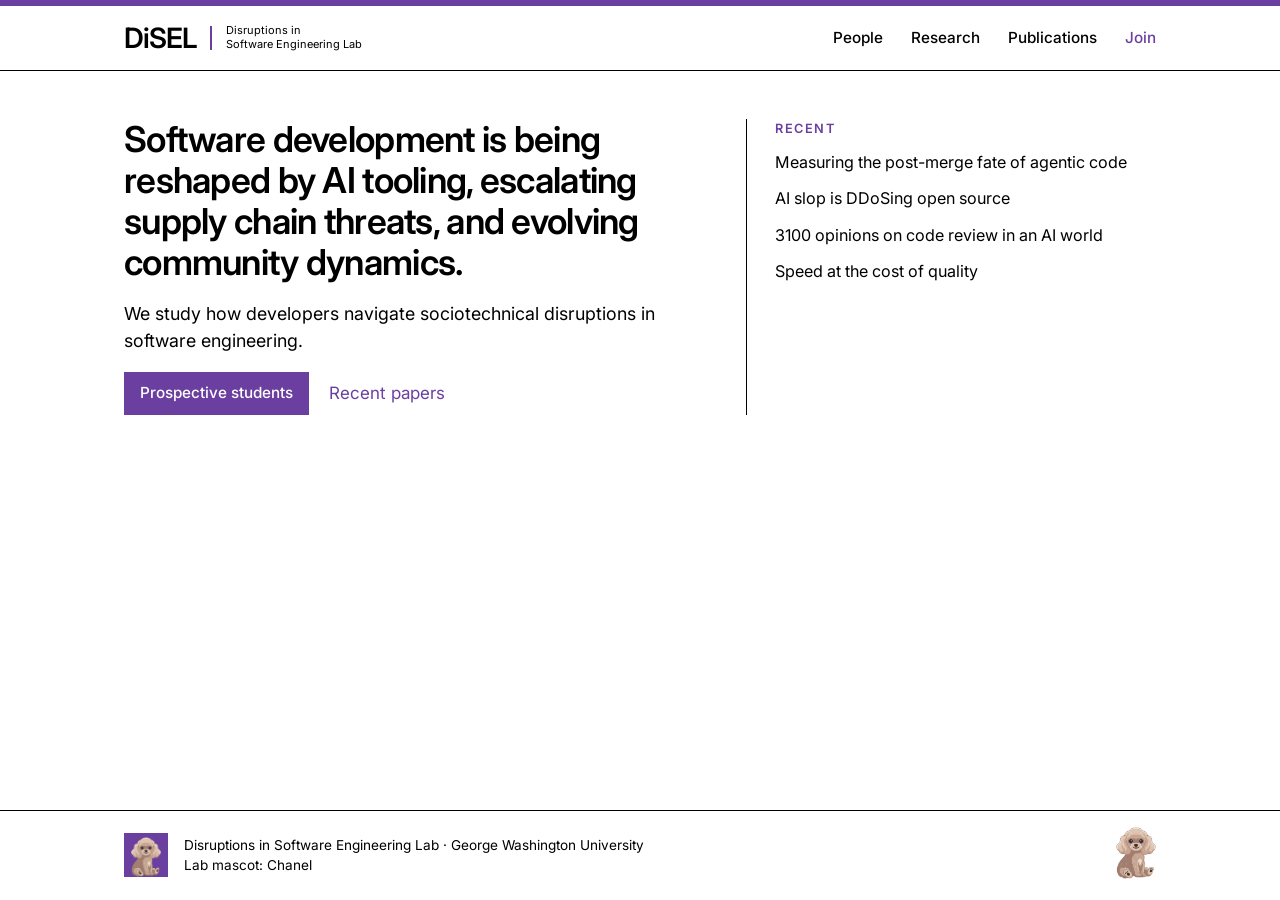
<file: index.html>
<!doctype html>
<html lang="en">
<head>
<meta charset="utf-8">
<meta name="viewport" content="width=device-width, initial-scale=1">
<title>DiSEL · Disruptions in Software Engineering Lab</title>
<meta name="description" content="DiSEL studies what disruptions like AI tooling, supply chain fragility, and changing maintainer communities do to real software projects and the people who maintain them. George Washington University.">
<link rel="icon" href="assets/favicon.svg" type="image/svg+xml">
<link rel="preconnect" href="https://fonts.googleapis.com">
<link href="https://fonts.googleapis.com/css2?family=Inter:wght@400;500;600&display=swap" rel="stylesheet">
<link rel="stylesheet" href="style.css">
</head>
<body>
<div class="edge"></div>
<header>
  <div class="header-inner">
    <a class="lockup" href="index.html">
      <span class="wordmark">DiSEL</span>
      <span class="divider"></span>
      <span class="fullname">Disruptions in<br>Software Engineering Lab</span>
    </a>
    <nav>
      <a href="people.html">People</a>
      <a href="research.html">Research</a>
      <a href="publications.html">Publications</a>
      <a class="join" href="join.html">Join</a>
    </nav>
  </div>
</header>

<main>
  <div class="hero">
    <div>
      <h1>Software development is being reshaped by AI tooling, escalating supply chain threats, and evolving community dynamics.</h1>
      <p class="lede">We study how developers navigate sociotechnical disruptions in software engineering.</p>
      <div class="actions">
        <a class="button" href="join.html">Prospective students</a>
        <a href="publications.html">Recent papers</a>
      </div>
    </div>
    <aside class="side">
      <div class="label">Recent</div>
      <ul>
        <li><a href="papers/DoTheseViolentDelightsHaveViolentEnds_MeasuringthePostMergeFateofAgenticCode.pdf" target="_blank" rel="noopener">Measuring the post-merge fate of agentic code</a></li>
        <li><a href="papers/AI_Slop_Is_DDoSing_OpenSource.pdf" target="_blank" rel="noopener">AI slop is DDoSing open source</a></li>
        <li><a href="papers/3100_Opinions_on_Code_Review_in_an_AI_World_Building_Causal_Theory_from_Practitioner_Discourse.pdf" target="_blank" rel="noopener">3100 opinions on code review in an AI world</a></li>
        <li><a href="papers/SpeedAtTheCostofQuality_TheImpactofLLMAgentAssistantonSoftwareDevelopment.pdf" target="_blank" rel="noopener">Speed at the cost of quality</a></li>
      </ul>
    </aside>
  </div>
</main>

<footer>
  <div class="footer-inner">
    <div class="footer-left">
      <div class="tile"><img src="assets/chanel.png" alt=""></div>
      <div>Disruptions in Software Engineering Lab · George Washington University<br>Lab mascot: Chanel</div>
    </div>
    <div class="footer-right"><img src="assets/chanel.png" alt="Chanel, a toy poodle"></div>
  </div>
</footer>
</body>
</html>
</file>
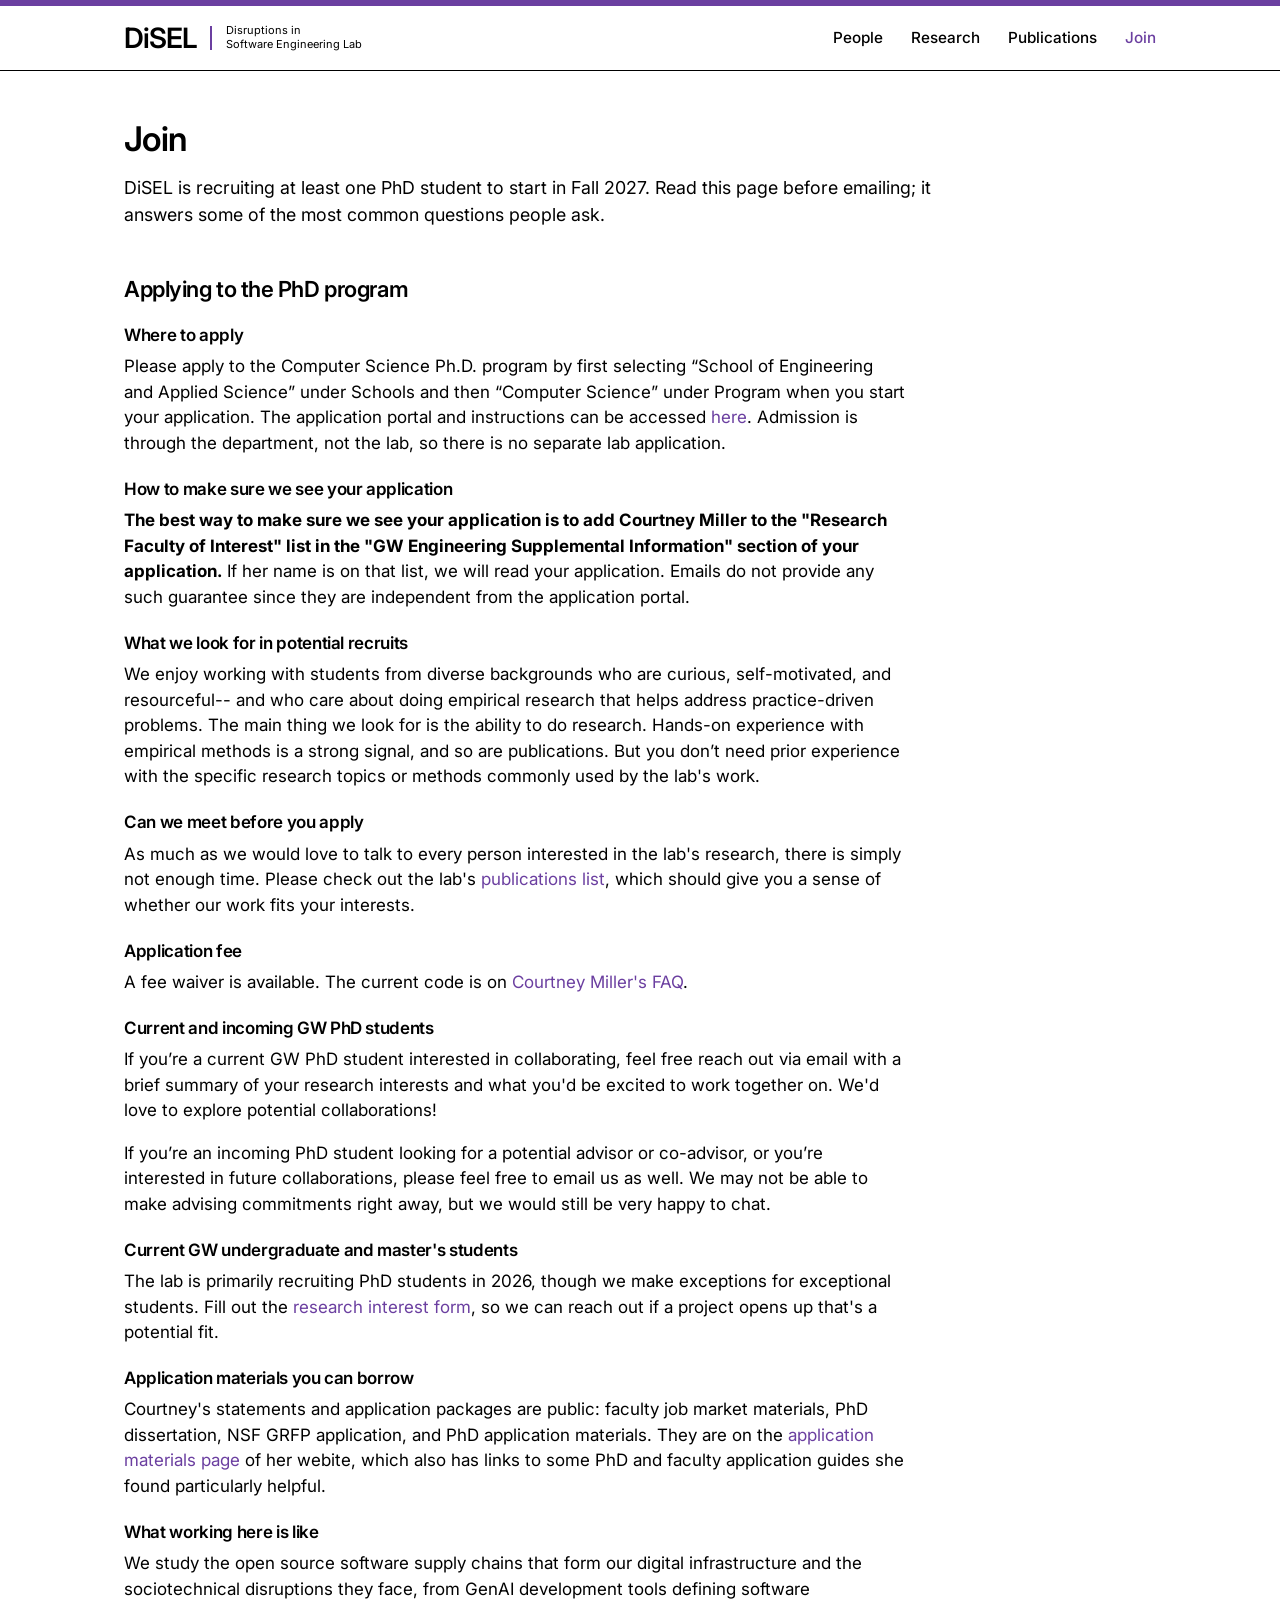
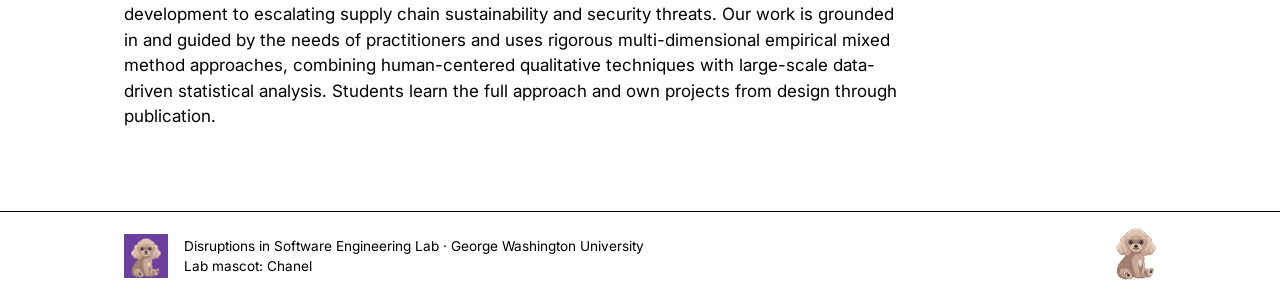
<file: join.html>
<!doctype html>
<html lang="en">
<head>
<meta charset="utf-8">
<meta name="viewport" content="width=device-width, initial-scale=1">
<title>Join · DiSEL</title>
<link rel="icon" href="assets/favicon.svg" type="image/svg+xml">
<link rel="preconnect" href="https://fonts.googleapis.com">
<link href="https://fonts.googleapis.com/css2?family=Inter:wght@400;500;600&display=swap" rel="stylesheet">
<link rel="stylesheet" href="style.css">
</head>
<body>
<div class="edge"></div>
<header>
  <div class="header-inner">
    <a class="lockup" href="index.html">
      <span class="wordmark">DiSEL</span>
      <span class="divider"></span>
      <span class="fullname">Disruptions in<br>Software Engineering Lab</span>
    </a>
    <nav>
      <a href="people.html">People</a>
      <a href="research.html">Research</a>
      <a href="publications.html">Publications</a>
      <a class="join active" href="join.html">Join</a>
    </nav>
  </div>
</header>

<main class="faq">
  <h1>Join</h1>
  <p class="lede">DiSEL is recruiting at least one PhD student to start in Fall 2027. Read this page before emailing; it answers some of the most common questions people ask.</p>

  <h2>Applying to the PhD program</h2>

  <h3>Where to apply</h3>
  <p>Please apply to the Computer Science Ph.D. program by first selecting “School of Engineering and Applied Science” under Schools and then “Computer Science” under Program when you start your application. The application portal and instructions can be accessed <a href="https://graduate.engineering.gwu.edu/admissions-requirements" target="_blank">here</a>. Admission is through the department, not the lab, so there is no separate lab application.</p>

  <h3>How to make sure we see your application</h3>
  <p> <b>The best way to make sure we see your application is to add Courtney Miller to the "Research Faculty of Interest" list in the "GW Engineering Supplemental Information" section of your application.</b> If her name is on that list, we will read your application. Emails do not provide any such guarantee since they are independent from the application portal.</p>

  <h3>What we look for in potential recruits</h3>
  <p>We enjoy working with students from diverse backgrounds who are curious, self-motivated, and resourceful-- and who care about doing empirical research that helps address practice-driven problems. The main thing we look for is the ability to do research. Hands-on experience with empirical methods is a strong signal, and so are publications. But you don’t need prior experience with the specific research topics or methods commonly used by the lab's work.</p>


  <h3>Can we meet before you apply</h3>
  <p> As much as we would love to talk to every person interested in the lab's research, there is simply not enough time. Please check out the lab's <a href="publications.html">publications list</a>, which should give you a sense of whether our work fits your interests.</p>

  <h3>Application fee</h3>
  <p>A fee waiver is available. The current code is on <a href="https://courtney-e-miller.github.io/faq.html" target="_blank" rel="noopener">Courtney Miller's FAQ</a>.</p>


  <h3>Current and incoming GW PhD students</h3>
  <p>If you’re a current GW PhD student interested in collaborating, feel free reach out via email with a brief summary of your research interests and what you'd be excited to work together on. We'd love to explore potential collaborations!</p>

  <p>If you’re an incoming PhD student looking for a potential advisor or co-advisor, or you’re interested in future collaborations, please feel free to email us as well. We may not be able to make advising commitments right away, but we would still be very happy to chat.</p>

  <h3>Current GW undergraduate and master's students</h3>
  <p>The lab is primarily recruiting PhD students in 2026, though we make exceptions for exceptional students. Fill out the <a href="https://forms.gle/jEtgPU3ZmJjNEu3a9" target="_blank" rel="noopener">research interest form</a>, so we can reach out if a project opens up that's a potential fit.</p>

  <h3>Application materials you can borrow</h3>
  <p>Courtney's statements and application packages are public: faculty job market materials, PhD dissertation, NSF GRFP application, and PhD application materials. They are on the <a href="https://courtney-e-miller.github.io/applicationMaterials.html" target="_blank" rel="noopener">application materials page</a> of her webite, which also has links to some PhD and faculty application guides she found particularly helpful.</p>

  <h3>What working here is like</h3>
  <p>We study the open source software supply chains that form our digital infrastructure and the sociotechnical disruptions they face, from GenAI development tools defining software development to escalating supply chain sustainability and security threats. Our work is grounded in and guided by the needs of practitioners and uses rigorous multi-dimensional empirical mixed method approaches, combining human-centered qualitative techniques with large-scale data-driven statistical analysis. Students learn the full approach and own projects from design through publication.</p>
</main>

<footer>
  <div class="footer-inner">
    <div class="footer-left">
      <div class="tile"><img src="assets/chanel.png" alt=""></div>
      <div>Disruptions in Software Engineering Lab · George Washington University<br>Lab mascot: Chanel</div>
    </div>
    <div class="footer-right"><img src="assets/chanel.png" alt=""></div>
  </div>
</footer>
</body>
</html>
</file>
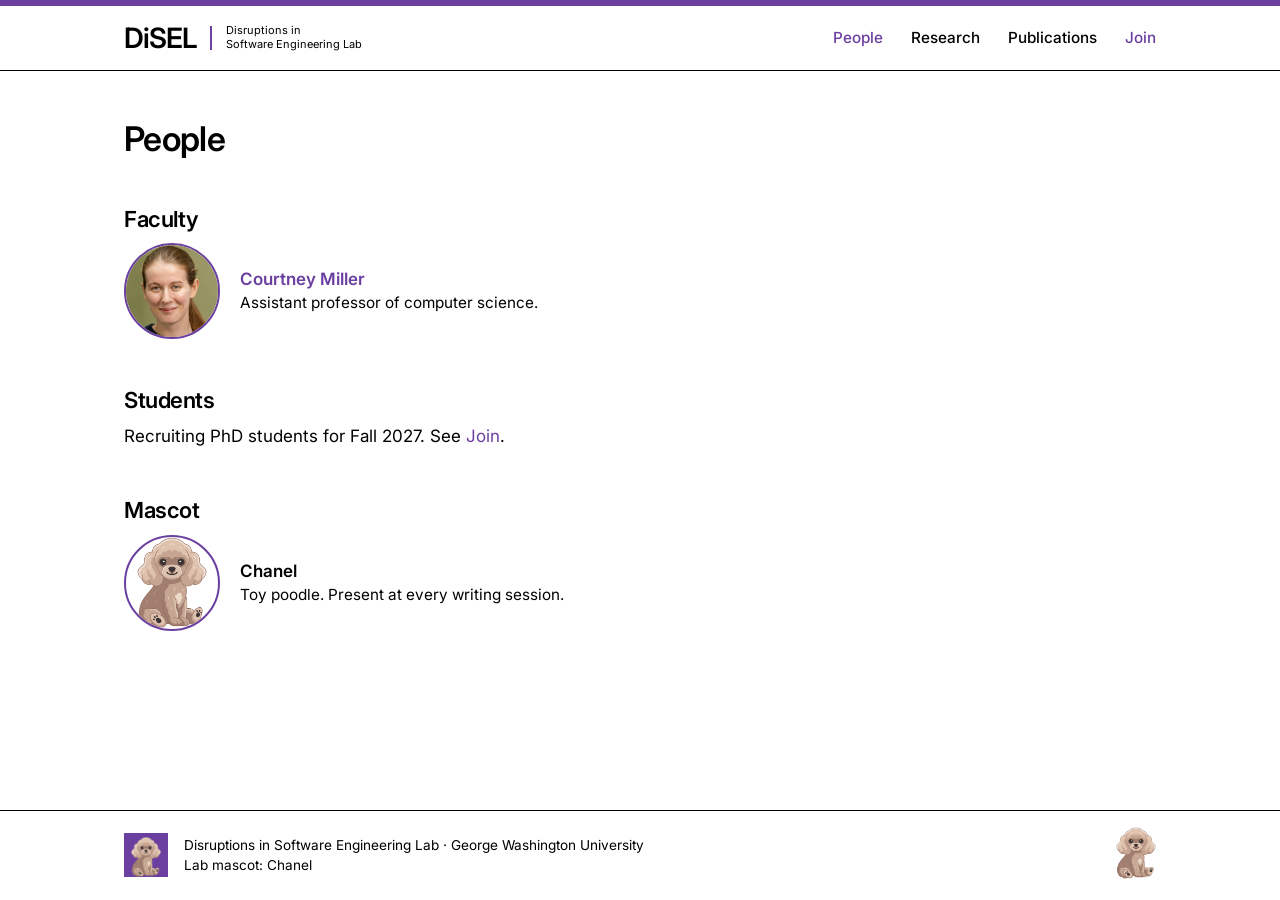
<file: people.html>
<!doctype html>
<html lang="en">
<head>
<meta charset="utf-8">
<meta name="viewport" content="width=device-width, initial-scale=1">
<title>People · DiSEL</title>
<link rel="icon" href="assets/favicon.svg" type="image/svg+xml">
<link rel="preconnect" href="https://fonts.googleapis.com">
<link href="https://fonts.googleapis.com/css2?family=Inter:wght@400;500;600&display=swap" rel="stylesheet">
<link rel="stylesheet" href="style.css">
</head>
<body>
<div class="edge"></div>
<header>
  <div class="header-inner">
    <a class="lockup" href="index.html">
      <span class="wordmark">DiSEL</span>
      <span class="divider"></span>
      <span class="fullname">Disruptions in<br>Software Engineering Lab</span>
    </a>
    <nav>
      <a class="active" href="people.html">People</a>
      <a href="research.html">Research</a>
      <a href="publications.html">Publications</a>
      <a class="join" href="join.html">Join</a>
    </nav>
  </div>
</header>

<main>
  <h1>People</h1>

  <h2>Faculty</h2>
  <div class="person">
    <img src="assets/headshot.jpg" alt="">
    <div>
      <div class="name"><a href="https://courtney-e-miller.github.io/" target="_blank" rel="noopener">Courtney Miller</a></div>
      <div class="role">Assistant professor of computer science.</div>
    </div>
  </div>

  <h2>Students</h2>
  <p>Recruiting PhD students for Fall 2027. See <a href="join.html">Join</a>.</p>
  <!-- Copy a .person block above for each student. Photos go in assets/. -->

  <h2>Mascot</h2>
  <div class="person">
    <img src="assets/chanel.png" alt="Chanel, a toy poodle" style="object-fit: contain;">
    <div>
      <div class="name">Chanel</div>
      <div class="role">Toy poodle. Present at every writing session.</div>
    </div>
  </div>
</main>

<footer>
  <div class="footer-inner">
    <div class="footer-left">
      <div class="tile"><img src="assets/chanel.png" alt=""></div>
      <div>Disruptions in Software Engineering Lab · George Washington University<br>Lab mascot: Chanel</div>
    </div>
    <div class="footer-right"><img src="assets/chanel.png" alt=""></div>
  </div>
</footer>
</body>
</html>
</file>
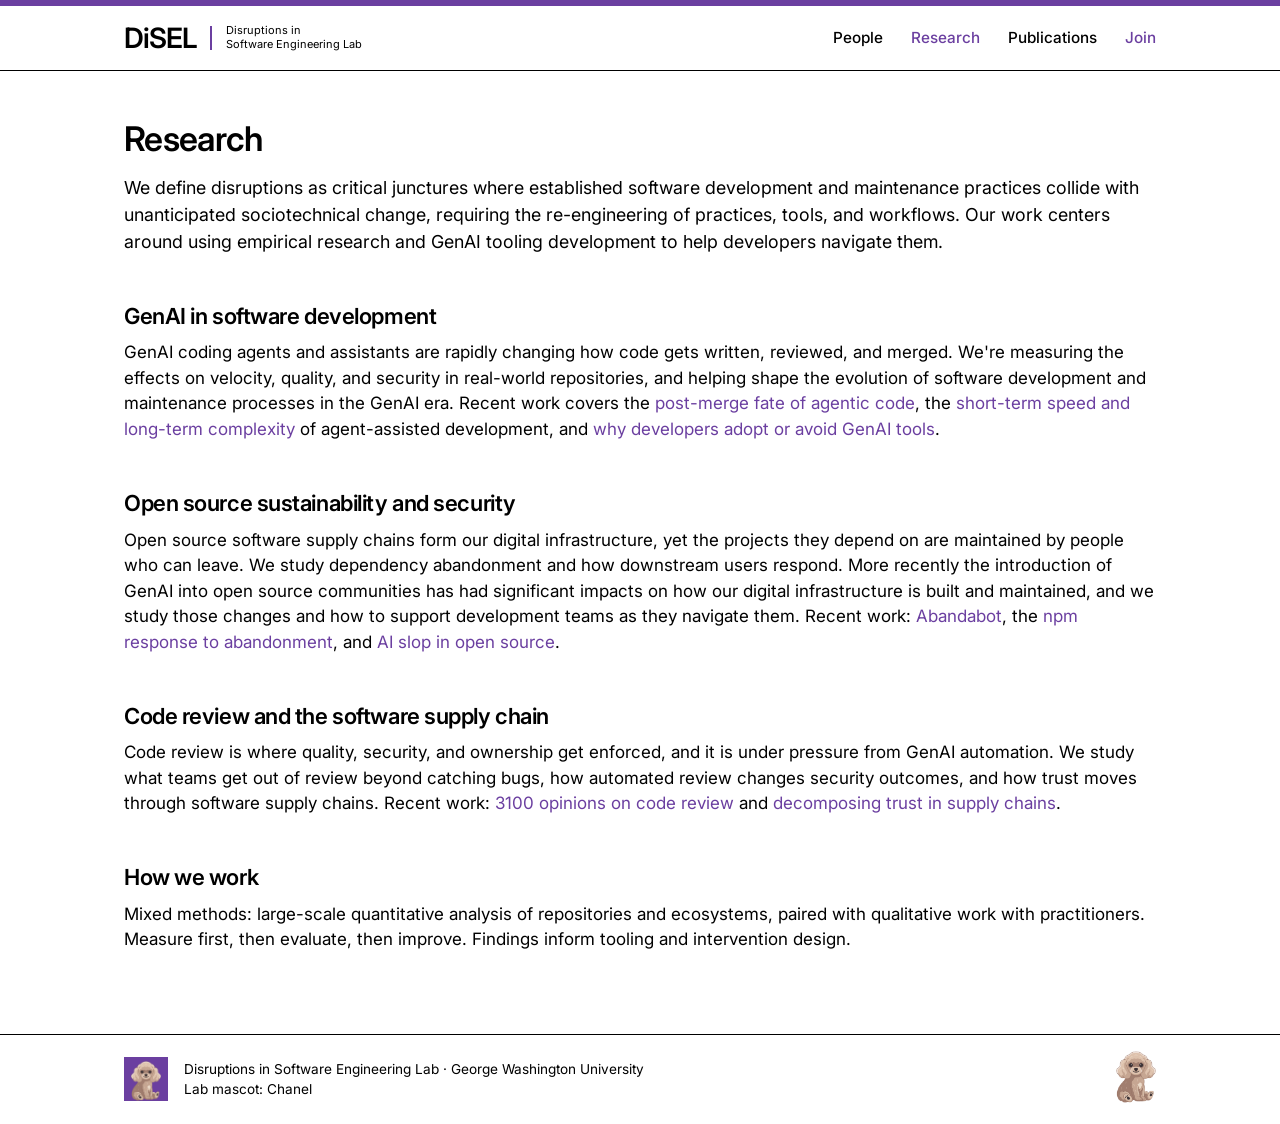
<file: research.html>
<!doctype html>
<html lang="en">
<head>
<meta charset="utf-8">
<meta name="viewport" content="width=device-width, initial-scale=1">
<title>Research · DiSEL</title>
<link rel="icon" href="assets/favicon.svg" type="image/svg+xml">
<link rel="preconnect" href="https://fonts.googleapis.com">
<link href="https://fonts.googleapis.com/css2?family=Inter:wght@400;500;600&display=swap" rel="stylesheet">
<link rel="stylesheet" href="style.css">
</head>
<body>
<div class="edge"></div>
<header>
  <div class="header-inner">
    <a class="lockup" href="index.html">
      <span class="wordmark">DiSEL</span>
      <span class="divider"></span>
      <span class="fullname">Disruptions in<br>Software Engineering Lab</span>
    </a>
    <nav>
      <a href="people.html">People</a>
      <a class="active" href="research.html">Research</a>
      <a href="publications.html">Publications</a>
      <a class="join" href="join.html">Join</a>
    </nav>
  </div>
</header>

<main>
  <h1>Research</h1>
  <p class="lede">We define disruptions as critical junctures where established software development and maintenance practices collide with unanticipated sociotechnical change, requiring the re-engineering of practices, tools, and workflows. Our work centers around using empirical research and GenAI tooling development to help developers navigate them.</p>

  <h2>GenAI in software development</h2>
  <p>GenAI coding agents and assistants are rapidly changing how code gets written, reviewed, and merged. We're measuring the effects on velocity, quality, and security in real-world repositories, and helping shape the evolution of software development and maintenance processes in the GenAI era. Recent work covers the <a href="https://courtney-e-miller.github.io/projects/dtvdhve.html" target="_blank" rel="noopener">post-merge fate of agentic code</a>, the <a href="https://courtney-e-miller.github.io/papers/SpeedAtTheCostofQuality_TheImpactofLLMAgentAssistantonSoftwareDevelopment.pdf" target="_blank" rel="noopener">short-term speed and long-term complexity</a> of agent-assisted development, and <a href="https://courtney-e-miller.github.io/projects/mwnsme.html" target="_blank" rel="noopener">why developers adopt or avoid GenAI tools</a>.</p>

  <h2>Open source sustainability and security</h2>
  <p> Open source software supply chains form our digital infrastructure, yet the projects they depend on are maintained by people who can leave. We study dependency abandonment and how downstream users respond. More recently the introduction of GenAI into open source communities has had significant impacts on how our digital infrastructure is built and maintained, and we study those changes and how to support development teams as they navigate them. Recent work: <a href="https://courtney-e-miller.github.io/projects/dawdosdam.html" target="_blank" rel="noopener">Abandabot</a>, the <a href="https://courtney-e-miller.github.io/projects/utrtosda.html" target="_blank" rel="noopener">npm response to abandonment</a>, and <a href="https://courtney-e-miller.github.io/papers/AI_Slop_Is_DDoSing_OpenSource.pdf" target="_blank" rel="noopener">AI slop in open source</a>.</p>

  <h2>Code review and the software supply chain</h2>
  <p>Code review is where quality, security, and ownership get enforced, and it is under pressure from GenAI automation. We study what teams get out of review beyond catching bugs, how automated review changes security outcomes, and how trust moves through software supply chains. Recent work: <a href="https://courtney-e-miller.github.io/papers/3100_Opinions_on_Code_Review_in_an_AI_World_Building_Causal_Theory_from_Practitioner_Discourse.pdf" target="_blank" rel="noopener">3100 opinions on code review</a> and <a href="https://courtney-e-miller.github.io/papers/DecomposingAndMeasuringTrustInOSSSupplyChains.pdf" target="_blank" rel="noopener">decomposing trust in supply chains</a>.</p>

  <h2>How we work</h2>
  <p>Mixed methods: large-scale quantitative analysis of repositories and ecosystems, paired with qualitative work with practitioners. Measure first, then evaluate, then improve. Findings inform tooling and intervention design.</p>
</main>

<footer>
  <div class="footer-inner">
    <div class="footer-left">
      <div class="tile"><img src="assets/chanel.png" alt=""></div>
      <div>Disruptions in Software Engineering Lab · George Washington University<br>Lab mascot: Chanel</div>
    </div>
    <div class="footer-right"><img src="assets/chanel.png" alt=""></div>
  </div>
</footer>
</body>
</html>
</file>
<file: style.css>
/* DiSEL site. One file. Change the accent here and it changes everywhere. */
:root {
  --ink: #000000;
  --paper: #FFFFFF;
  --accent: #6B3FA0;      /* amethyst */
  --accent-dark: #9A6BD1; /* only on black backgrounds */
  --max: 1080px;
}

* { box-sizing: border-box; }
html { font-size: 17px; }
body {
  margin: 0;
  font-family: "Inter", system-ui, -apple-system, "Segoe UI", Helvetica, Arial, sans-serif;
  color: var(--ink);
  background: var(--paper);
  line-height: 1.5;
  min-height: 100vh; display: flex; flex-direction: column;
}
main { flex: 1 0 auto; width: 100%; }
a { color: var(--accent); text-decoration: none; }
a:hover { text-decoration: underline; }
h1, h2, h3 { line-height: 1.15; letter-spacing: -0.02em; margin: 0 0 0.5em; }
h1 { font-size: 2rem; font-weight: 600; }
h2 { font-size: 1.3rem; font-weight: 600; margin-top: 2.2em; }
h3 { font-size: 1rem; font-weight: 600; margin-top: 1.6em; }
p { margin: 0 0 1em; }
ul { padding-left: 1.2em; }

/* page edge */
.edge { height: 6px; background: var(--accent); }

/* header */
header {
  border-bottom: 1px solid var(--ink);
}
.header-inner {
  max-width: var(--max); margin: 0 auto; padding: 18px 24px;
  display: flex; align-items: center; justify-content: space-between; gap: 24px; flex-wrap: wrap;
}
.lockup { display: flex; align-items: center; gap: 14px; color: var(--ink); }
.lockup:hover { text-decoration: none; }
.wordmark { font-weight: 600; font-size: 28px; line-height: 1; letter-spacing: -0.035em; }
.divider { width: 2px; height: 24px; background: var(--accent); }
.fullname { font-size: 11px; line-height: 1.25; }
nav { display: flex; gap: 28px; font-weight: 500; font-size: 0.9rem; flex-wrap: wrap; }
nav a { color: var(--ink); }
nav a.active, nav a.join { color: var(--accent); }

/* content */
main { max-width: var(--max); margin: 0 auto; padding: 48px 24px 64px; }
.hero { display: grid; grid-template-columns: 1.4fr 1fr; gap: 48px; }
.hero h1 { font-size: 2.1rem; }
.lede { font-size: 1.05rem }
.actions { display: flex; gap: 20px; align-items: center; margin-top: 8px; }
.button {
  display: inline-block; background: var(--accent); color: #fff; font-weight: 500;
  padding: 10px 16px; font-size: 0.9rem;
}
.button:hover { text-decoration: none; opacity: 0.92; }
.side { border-left: 1px solid var(--ink); padding-left: 28px; }
.label { font-weight: 600; font-size: 0.75rem; letter-spacing: 0.12em; text-transform: uppercase; color: var(--accent); margin-bottom: 12px; }
.side ul { list-style: none; padding: 0; margin: 0; }
.side li { margin-bottom: 12px; font-size: 0.95rem; }
.side li a { color: var(--ink); }

/* publications */
.pub { margin-bottom: 28px; max-width: 46em; }
.pub .title { font-weight: 600; }
.pub .meta { font-size: 0.9rem; }
.pub .links { font-size: 0.9rem; }
.pub .links a + a::before { content: " · "; color: var(--ink); }

/* people */
.person { display: flex; gap: 20px; align-items: center; margin-bottom: 28px; max-width: 46em; }
.person img {
  width: 96px; height: 96px; object-fit: cover; flex: none;
  border-radius: 50%;
  border: 2px solid var(--accent);
  background: #fff;
}
.person .name { font-weight: 600; }
.person .role { font-size: 0.9rem; }

/* faq */
.faq h3 { margin-top: 1.4em; }
.faq p, .faq li { max-width: 46em; }

/* footer */
footer { border-top: 1px solid var(--ink); }
.footer-inner {
  max-width: var(--max); margin: 0 auto; padding: 16px 24px;
  display: flex; align-items: center; justify-content: space-between; gap: 16px; flex-wrap: wrap;
  font-size: 0.8rem;
}
.footer-left { display: flex; align-items: center; gap: 16px; }
.tile { width: 44px; height: 44px; background: var(--accent); display: flex; align-items: flex-end; justify-content: center; overflow: hidden; }
.tile img { height: 40px; width: auto; }
.footer-right img { height: 52px; width: auto; }

@media (max-width: 720px) {
  .hero { grid-template-columns: 1fr; gap: 32px; }
  .side { border-left: 0; padding-left: 0; border-top: 1px solid var(--ink); padding-top: 24px; }
  .hero h1 { font-size: 1.7rem; }
}
</file>
